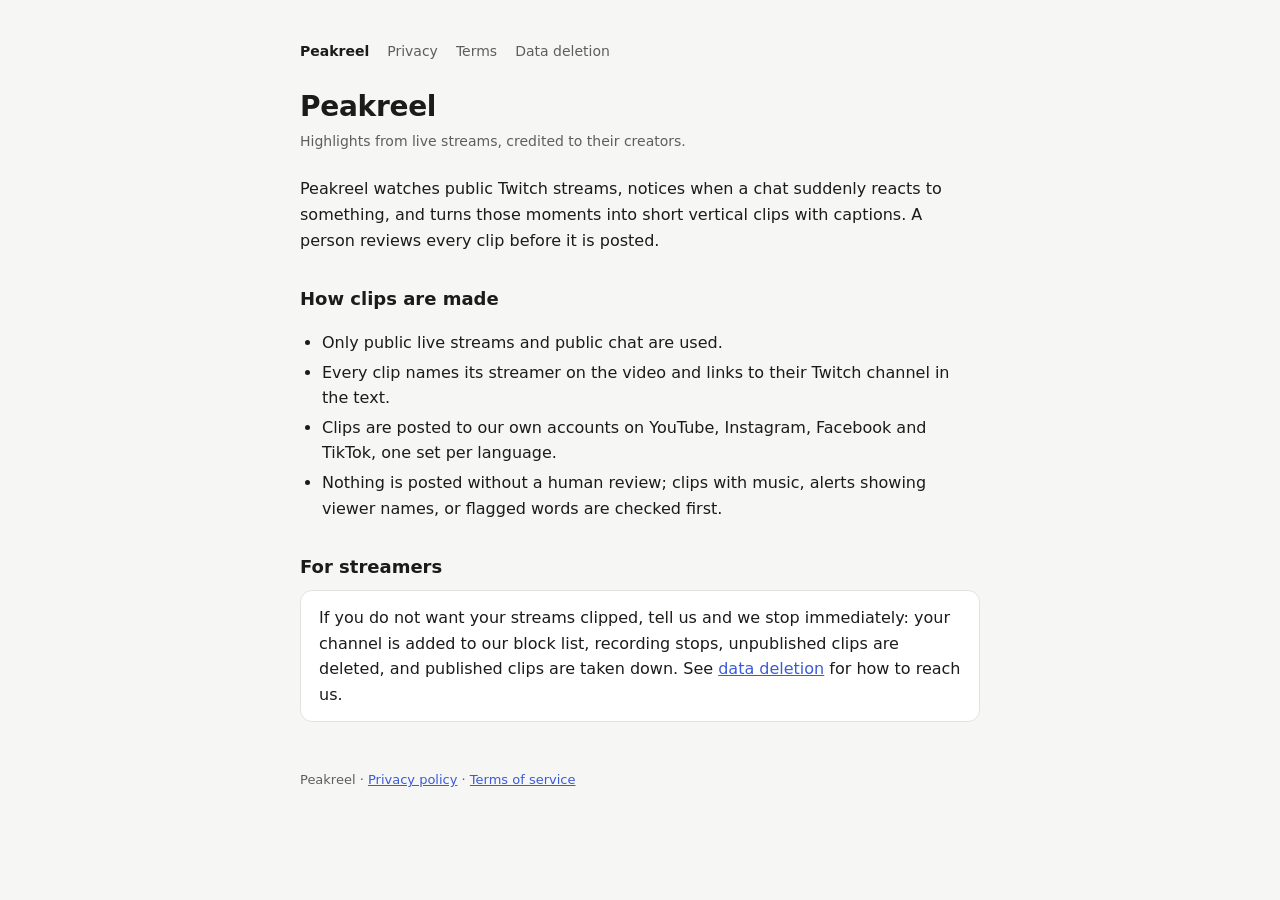
<file: index.html>
<!doctype html>
<html lang="en">
<head>
<meta charset="utf-8">
<meta name="viewport" content="width=device-width, initial-scale=1">
<title>Peakreel</title>
<meta name="description" content="Peakreel turns the biggest moments of Twitch streams into credited vertical clips.">
<link rel="stylesheet" href="style.css">
</head>
<body>
<main>
  <nav><a href="index.html" aria-current="page">Peakreel</a><a href="privacy.html">Privacy</a><a href="terms.html">Terms</a><a href="data-deletion.html">Data deletion</a></nav>
  <h1>Peakreel</h1>
  <p class="meta">Highlights from live streams, credited to their creators.</p>

  <p>Peakreel watches public Twitch streams, notices when a chat suddenly reacts to something, and turns those moments into short vertical clips with captions.
  A person reviews every clip before it is posted.</p>

  <h2>How clips are made</h2>
  <ul>
    <li>Only public live streams and public chat are used.</li>
    <li>Every clip names its streamer on the video and links to their Twitch channel in the text.</li>
    <li>Clips are posted to our own accounts on YouTube, Instagram, Facebook and TikTok, one set per language.</li>
    <li>Nothing is posted without a human review; clips with music, alerts showing viewer names, or flagged words are checked first.</li>
  </ul>

  <h2>For streamers</h2>
  <div class="box">
    <p>If you do not want your streams clipped, tell us and we stop immediately: your channel is added to our block list, recording stops, unpublished clips are deleted, and published clips are taken down.
    See <a href="data-deletion.html">data deletion</a> for how to reach us.</p>
  </div>

  <footer>Peakreel · <a href="privacy.html">Privacy policy</a> · <a href="terms.html">Terms of service</a></footer>
</main>
</body>
</html>
</file>
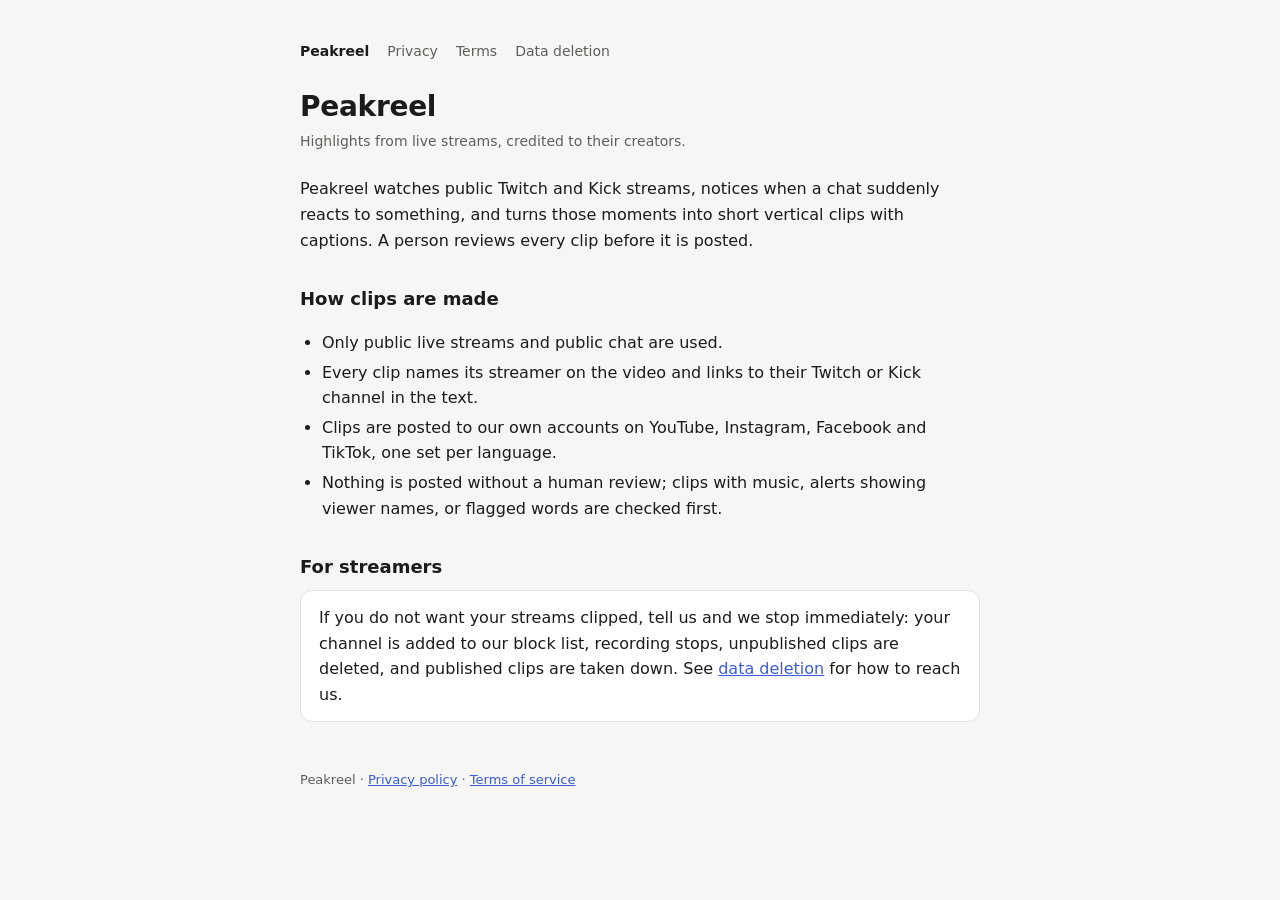
<file: site/index.html>
<!doctype html>
<html lang="en">
<head>
<meta charset="utf-8">
<meta name="viewport" content="width=device-width, initial-scale=1">
<title>Peakreel</title>
<meta name="description" content="Peakreel turns the biggest moments of Twitch streams into credited vertical clips.">
<link rel="stylesheet" href="style.css">
</head>
<body>
<main>
  <nav><a href="index.html" aria-current="page">Peakreel</a><a href="privacy.html">Privacy</a><a href="terms.html">Terms</a><a href="data-deletion.html">Data deletion</a></nav>
  <h1>Peakreel</h1>
  <p class="meta">Highlights from live streams, credited to their creators.</p>

  <p>Peakreel watches public Twitch and Kick streams, notices when a chat suddenly reacts to something, and turns those moments into short vertical clips with captions.
  A person reviews every clip before it is posted.</p>

  <h2>How clips are made</h2>
  <ul>
    <li>Only public live streams and public chat are used.</li>
    <li>Every clip names its streamer on the video and links to their Twitch or Kick channel in the text.</li>
    <li>Clips are posted to our own accounts on YouTube, Instagram, Facebook and TikTok, one set per language.</li>
    <li>Nothing is posted without a human review; clips with music, alerts showing viewer names, or flagged words are checked first.</li>
  </ul>

  <h2>For streamers</h2>
  <div class="box">
    <p>If you do not want your streams clipped, tell us and we stop immediately: your channel is added to our block list, recording stops, unpublished clips are deleted, and published clips are taken down.
    See <a href="data-deletion.html">data deletion</a> for how to reach us.</p>
  </div>

  <footer>Peakreel · <a href="privacy.html">Privacy policy</a> · <a href="terms.html">Terms of service</a></footer>
</main>
</body>
</html>
</file>
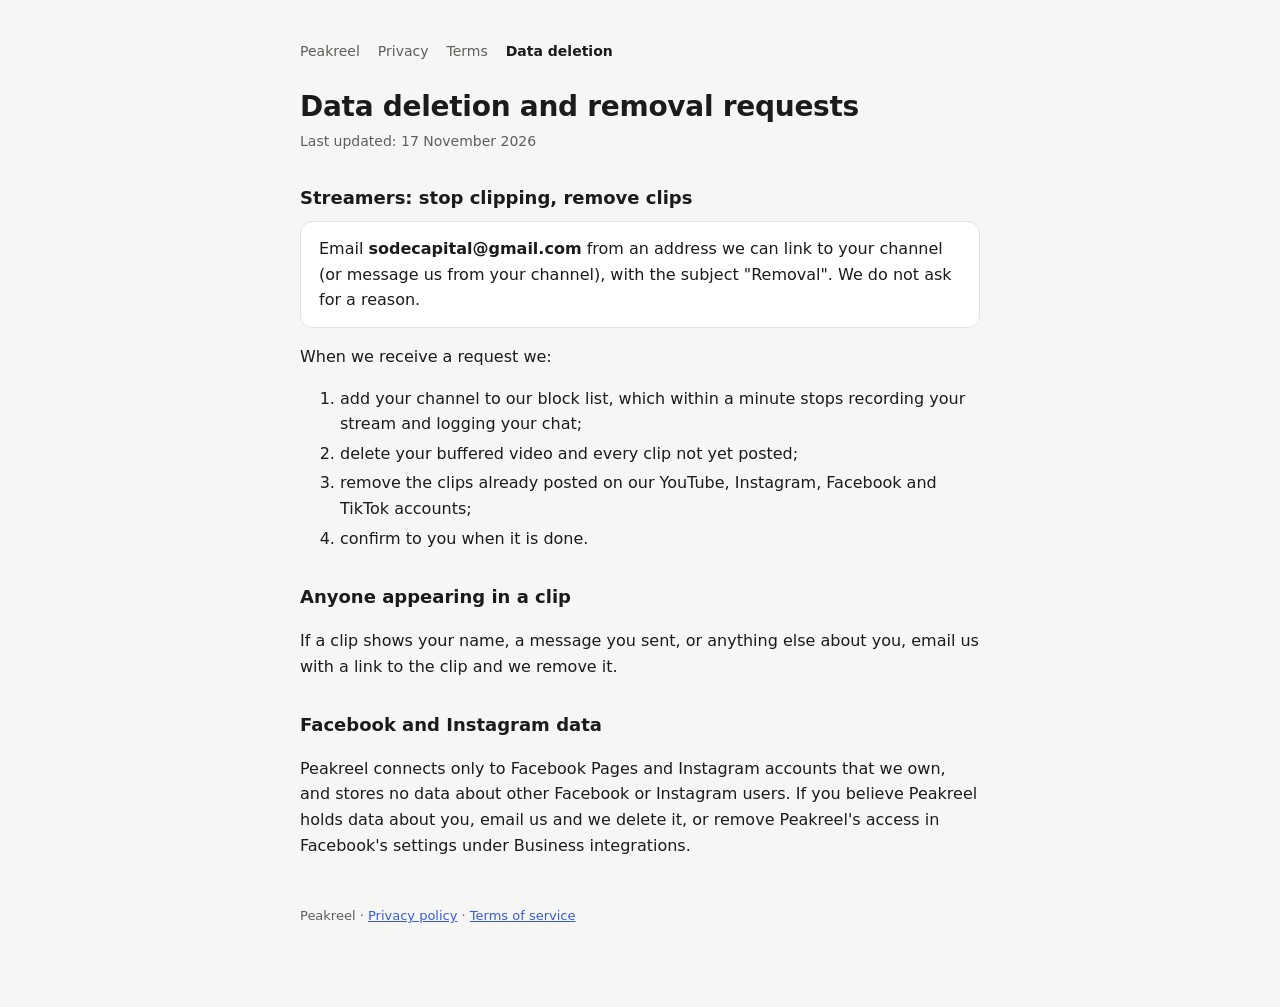
<file: data-deletion.html>
<!doctype html>
<html lang="en">
<head>
<meta charset="utf-8">
<meta name="viewport" content="width=device-width, initial-scale=1">
<title>Data deletion · Peakreel</title>
<link rel="stylesheet" href="style.css">
</head>
<body>
<main>
  <nav><a href="index.html">Peakreel</a><a href="privacy.html">Privacy</a><a href="terms.html">Terms</a><a href="data-deletion.html" aria-current="page">Data deletion</a></nav>
  <h1>Data deletion and removal requests</h1>
  <p class="meta">Last updated: 17 November 2026</p>

  <h2>Streamers: stop clipping, remove clips</h2>
  <div class="box">
    <p>Email <b>sodecapital@gmail.com</b> from an address we can link to your channel (or message us from your channel), with the subject "Removal".
    We do not ask for a reason.</p>
  </div>
  <p>When we receive a request we:</p>
  <ol>
    <li>add your channel to our block list, which within a minute stops recording your stream and logging your chat;</li>
    <li>delete your buffered video and every clip not yet posted;</li>
    <li>remove the clips already posted on our YouTube, Instagram, Facebook and TikTok accounts;</li>
    <li>confirm to you when it is done.</li>
  </ol>

  <h2>Anyone appearing in a clip</h2>
  <p>If a clip shows your name, a message you sent, or anything else about you, email us with a link to the clip and we remove it.</p>

  <h2>Facebook and Instagram data</h2>
  <p>Peakreel connects only to Facebook Pages and Instagram accounts that we own, and stores no data about other Facebook or Instagram users.
  If you believe Peakreel holds data about you, email us and we delete it, or remove Peakreel's access in Facebook's settings under Business integrations.</p>

  <footer>Peakreel · <a href="privacy.html">Privacy policy</a> · <a href="terms.html">Terms of service</a></footer>
</main>
</body>
</html>
</file>
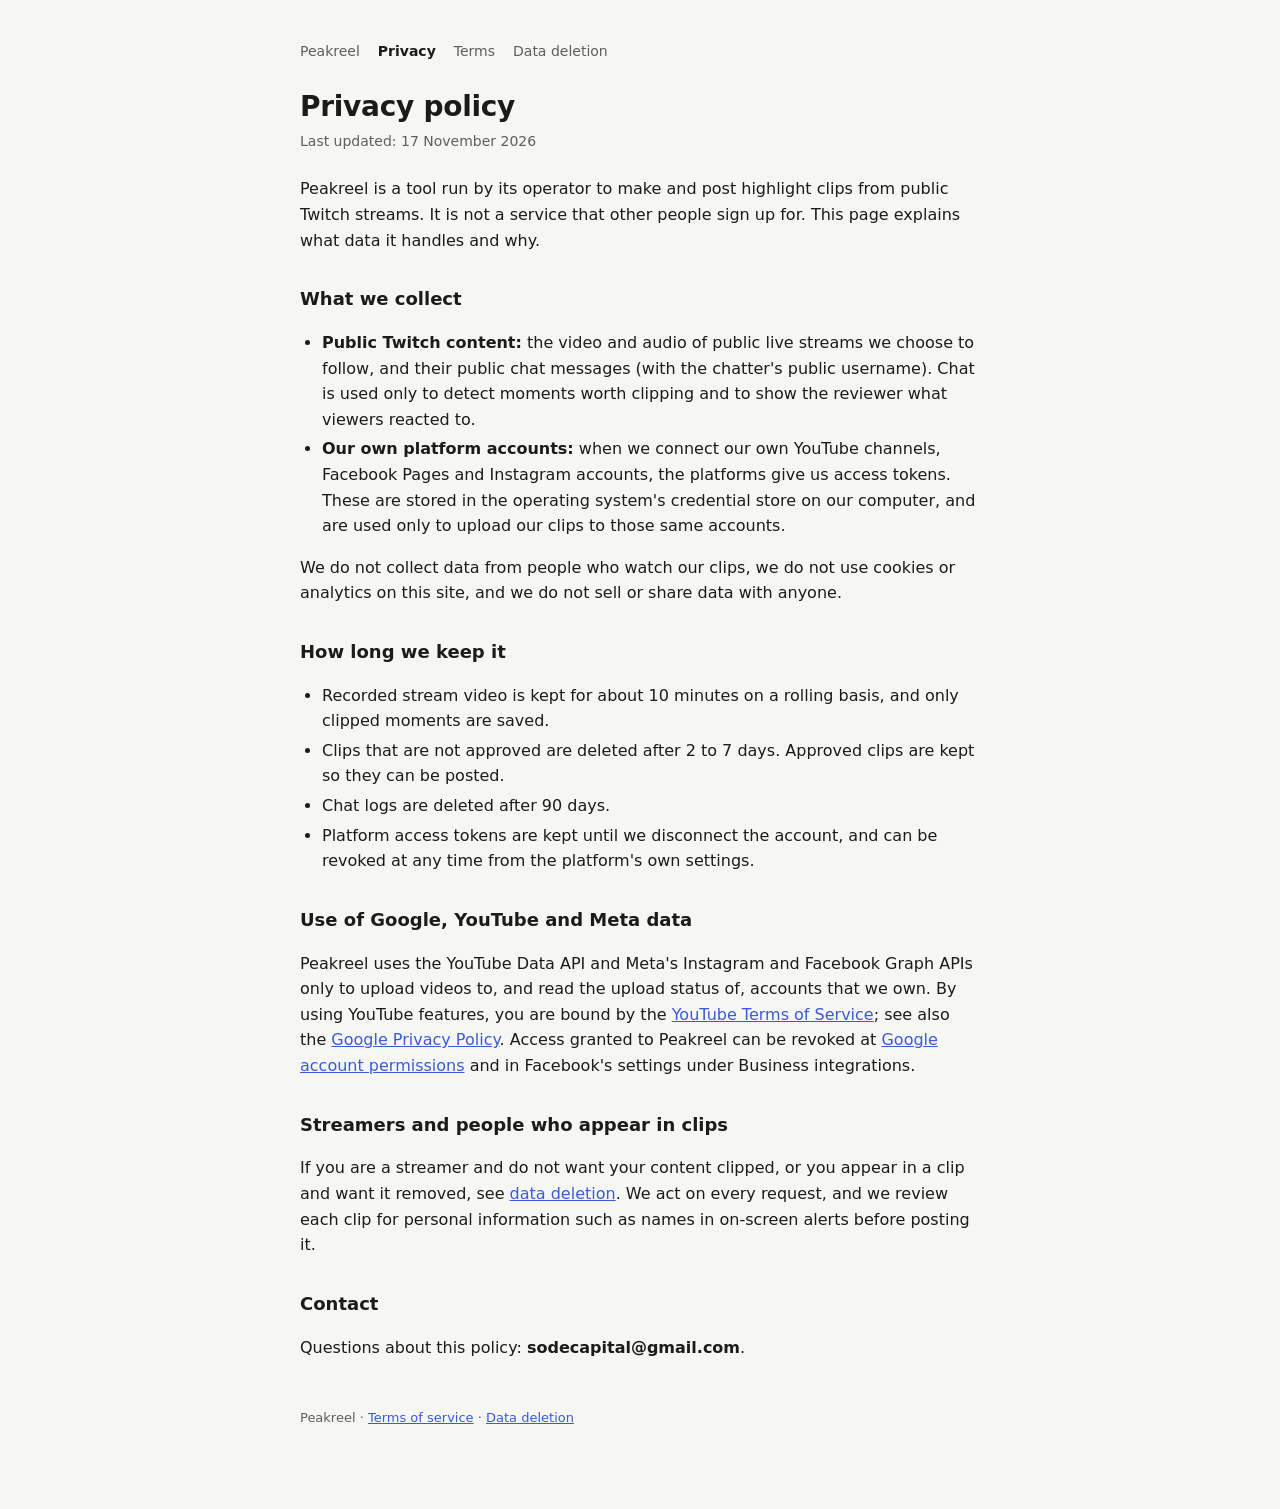
<file: privacy.html>
<!doctype html>
<html lang="en">
<head>
<meta charset="utf-8">
<meta name="viewport" content="width=device-width, initial-scale=1">
<title>Privacy policy · Peakreel</title>
<link rel="stylesheet" href="style.css">
</head>
<body>
<main>
  <nav><a href="index.html">Peakreel</a><a href="privacy.html" aria-current="page">Privacy</a><a href="terms.html">Terms</a><a href="data-deletion.html">Data deletion</a></nav>
  <h1>Privacy policy</h1>
  <p class="meta">Last updated: 17 November 2026</p>

  <p>Peakreel is a tool run by its operator to make and post highlight clips from public Twitch streams.
  It is not a service that other people sign up for.
  This page explains what data it handles and why.</p>

  <h2>What we collect</h2>
  <ul>
    <li><b>Public Twitch content:</b> the video and audio of public live streams we choose to follow, and their public chat messages (with the chatter's public username).
      Chat is used only to detect moments worth clipping and to show the reviewer what viewers reacted to.</li>
    <li><b>Our own platform accounts:</b> when we connect our own YouTube channels, Facebook Pages and Instagram accounts, the platforms give us access tokens.
      These are stored in the operating system's credential store on our computer, and are used only to upload our clips to those same accounts.</li>
  </ul>
  <p>We do not collect data from people who watch our clips, we do not use cookies or analytics on this site, and we do not sell or share data with anyone.</p>

  <h2>How long we keep it</h2>
  <ul>
    <li>Recorded stream video is kept for about 10 minutes on a rolling basis, and only clipped moments are saved.</li>
    <li>Clips that are not approved are deleted after 2 to 7 days.
      Approved clips are kept so they can be posted.</li>
    <li>Chat logs are deleted after 90 days.</li>
    <li>Platform access tokens are kept until we disconnect the account, and can be revoked at any time from the platform's own settings.</li>
  </ul>

  <h2>Use of Google, YouTube and Meta data</h2>
  <p>Peakreel uses the YouTube Data API and Meta's Instagram and Facebook Graph APIs only to upload videos to, and read the upload status of, accounts that we own.
  By using YouTube features, you are bound by the <a href="https://www.youtube.com/t/terms">YouTube Terms of Service</a>; see also the <a href="https://policies.google.com/privacy">Google Privacy Policy</a>.
  Access granted to Peakreel can be revoked at <a href="https://myaccount.google.com/permissions">Google account permissions</a> and in Facebook's settings under Business integrations.</p>

  <h2>Streamers and people who appear in clips</h2>
  <p>If you are a streamer and do not want your content clipped, or you appear in a clip and want it removed, see <a href="data-deletion.html">data deletion</a>.
  We act on every request, and we review each clip for personal information such as names in on-screen alerts before posting it.</p>

  <h2>Contact</h2>
  <p>Questions about this policy: <b>sodecapital@gmail.com</b>.</p>

  <footer>Peakreel · <a href="terms.html">Terms of service</a> · <a href="data-deletion.html">Data deletion</a></footer>
</main>
</body>
</html>
</file>
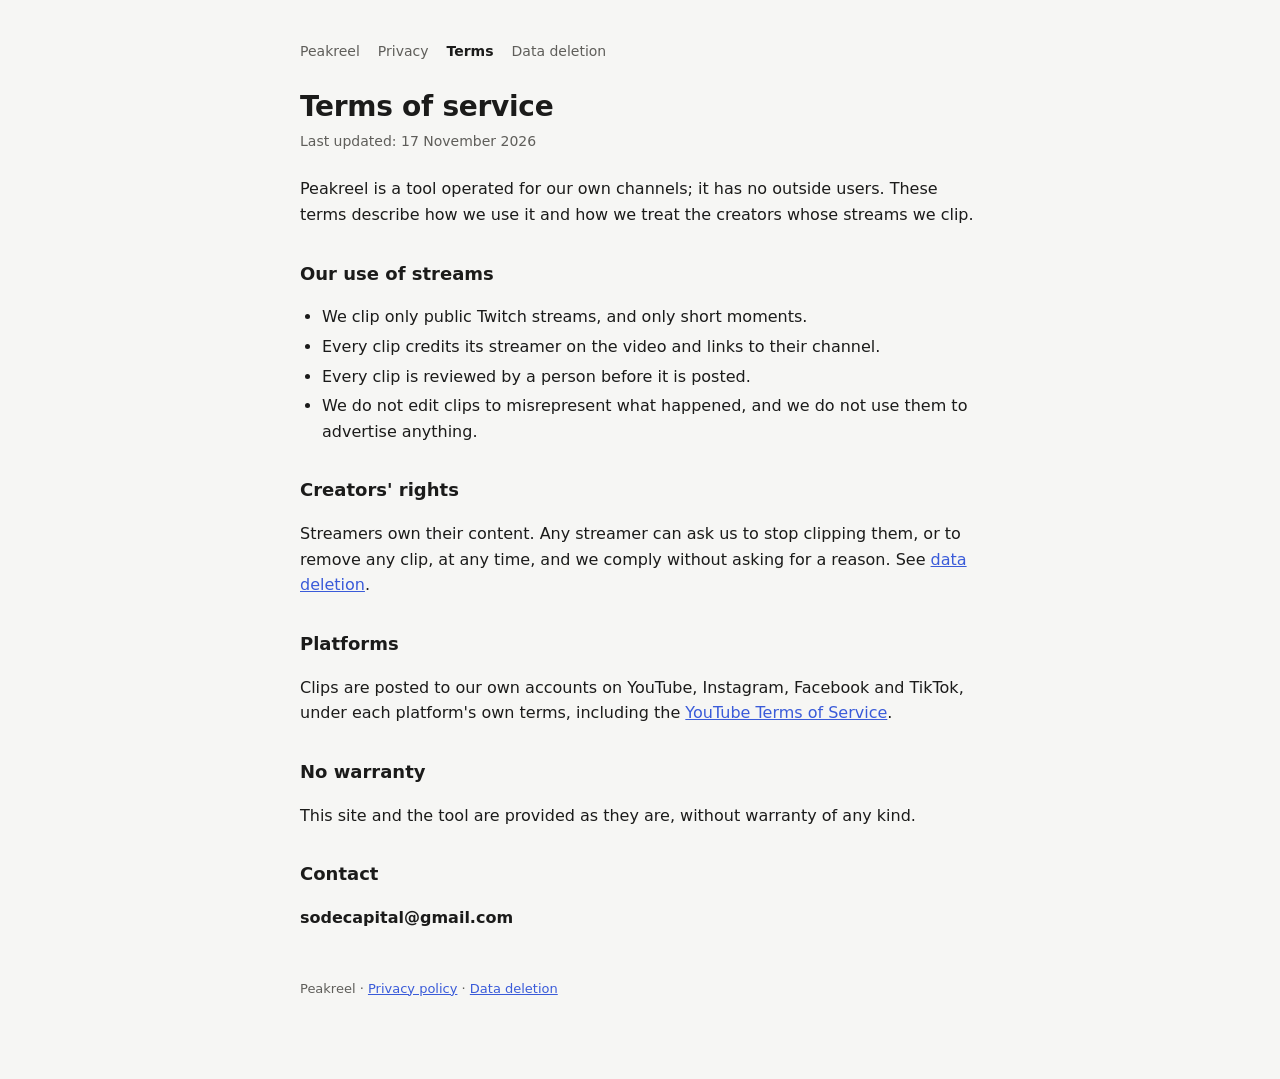
<file: terms.html>
<!doctype html>
<html lang="en">
<head>
<meta charset="utf-8">
<meta name="viewport" content="width=device-width, initial-scale=1">
<title>Terms of service · Peakreel</title>
<link rel="stylesheet" href="style.css">
</head>
<body>
<main>
  <nav><a href="index.html">Peakreel</a><a href="privacy.html">Privacy</a><a href="terms.html" aria-current="page">Terms</a><a href="data-deletion.html">Data deletion</a></nav>
  <h1>Terms of service</h1>
  <p class="meta">Last updated: 17 November 2026</p>

  <p>Peakreel is a tool operated for our own channels; it has no outside users.
  These terms describe how we use it and how we treat the creators whose streams we clip.</p>

  <h2>Our use of streams</h2>
  <ul>
    <li>We clip only public Twitch streams, and only short moments.</li>
    <li>Every clip credits its streamer on the video and links to their channel.</li>
    <li>Every clip is reviewed by a person before it is posted.</li>
    <li>We do not edit clips to misrepresent what happened, and we do not use them to advertise anything.</li>
  </ul>

  <h2>Creators' rights</h2>
  <p>Streamers own their content.
  Any streamer can ask us to stop clipping them, or to remove any clip, at any time, and we comply without asking for a reason.
  See <a href="data-deletion.html">data deletion</a>.</p>

  <h2>Platforms</h2>
  <p>Clips are posted to our own accounts on YouTube, Instagram, Facebook and TikTok, under each platform's own terms, including the <a href="https://www.youtube.com/t/terms">YouTube Terms of Service</a>.</p>

  <h2>No warranty</h2>
  <p>This site and the tool are provided as they are, without warranty of any kind.</p>

  <h2>Contact</h2>
  <p><b>sodecapital@gmail.com</b></p>

  <footer>Peakreel · <a href="privacy.html">Privacy policy</a> · <a href="data-deletion.html">Data deletion</a></footer>
</main>
</body>
</html>
</file>
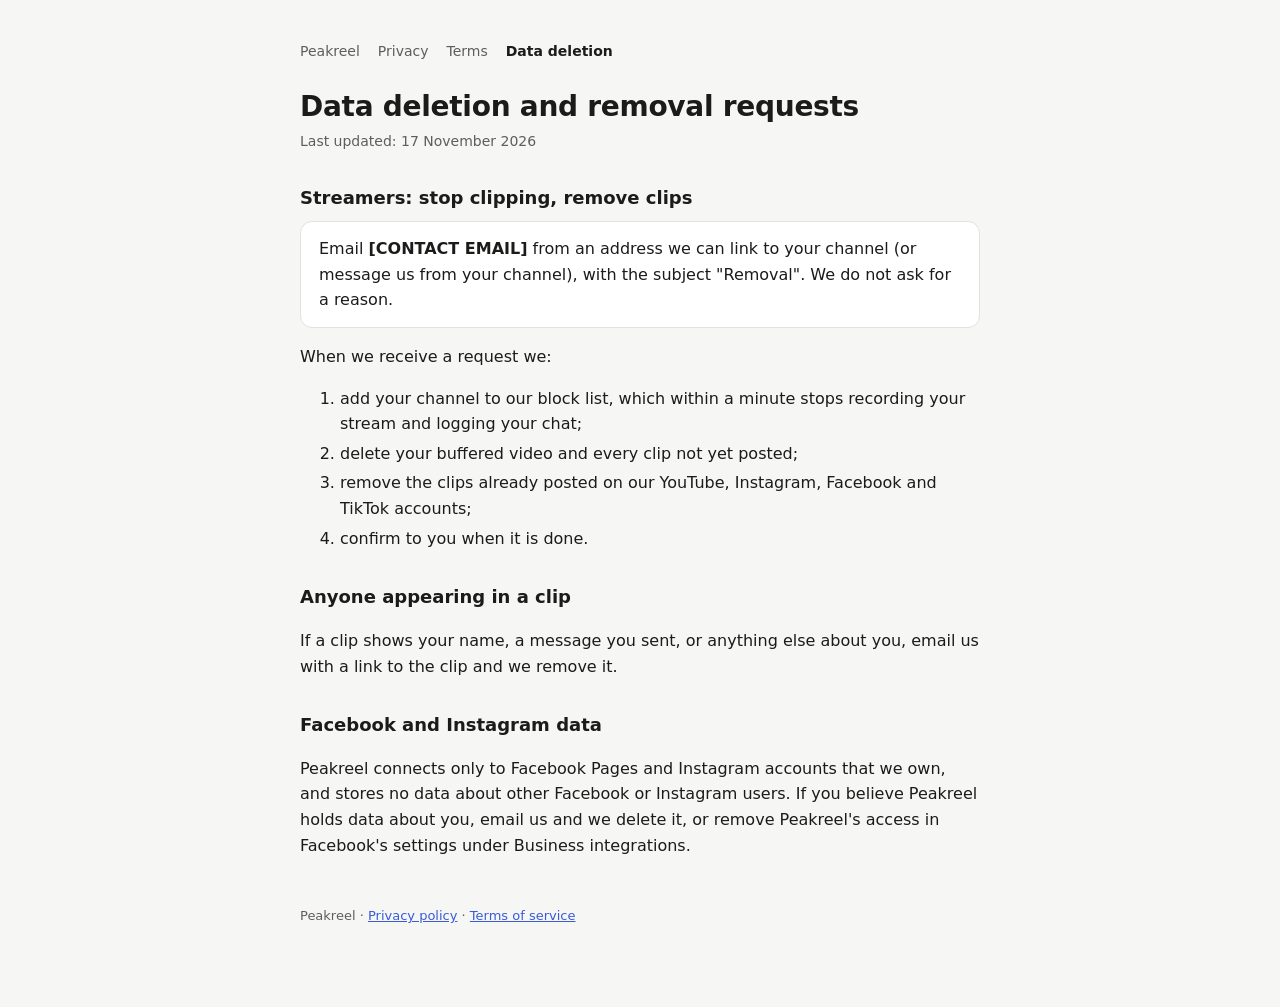
<file: site/data-deletion.html>
<!doctype html>
<html lang="en">
<head>
<meta charset="utf-8">
<meta name="viewport" content="width=device-width, initial-scale=1">
<title>Data deletion · Peakreel</title>
<link rel="stylesheet" href="style.css">
</head>
<body>
<main>
  <nav><a href="index.html">Peakreel</a><a href="privacy.html">Privacy</a><a href="terms.html">Terms</a><a href="data-deletion.html" aria-current="page">Data deletion</a></nav>
  <h1>Data deletion and removal requests</h1>
  <p class="meta">Last updated: 17 November 2026</p>

  <h2>Streamers: stop clipping, remove clips</h2>
  <div class="box">
    <p>Email <b>[CONTACT EMAIL]</b> from an address we can link to your channel (or message us from your channel), with the subject "Removal".
    We do not ask for a reason.</p>
  </div>
  <p>When we receive a request we:</p>
  <ol>
    <li>add your channel to our block list, which within a minute stops recording your stream and logging your chat;</li>
    <li>delete your buffered video and every clip not yet posted;</li>
    <li>remove the clips already posted on our YouTube, Instagram, Facebook and TikTok accounts;</li>
    <li>confirm to you when it is done.</li>
  </ol>

  <h2>Anyone appearing in a clip</h2>
  <p>If a clip shows your name, a message you sent, or anything else about you, email us with a link to the clip and we remove it.</p>

  <h2>Facebook and Instagram data</h2>
  <p>Peakreel connects only to Facebook Pages and Instagram accounts that we own, and stores no data about other Facebook or Instagram users.
  If you believe Peakreel holds data about you, email us and we delete it, or remove Peakreel's access in Facebook's settings under Business integrations.</p>

  <footer>Peakreel · <a href="privacy.html">Privacy policy</a> · <a href="terms.html">Terms of service</a></footer>
</main>
</body>
</html>
</file>
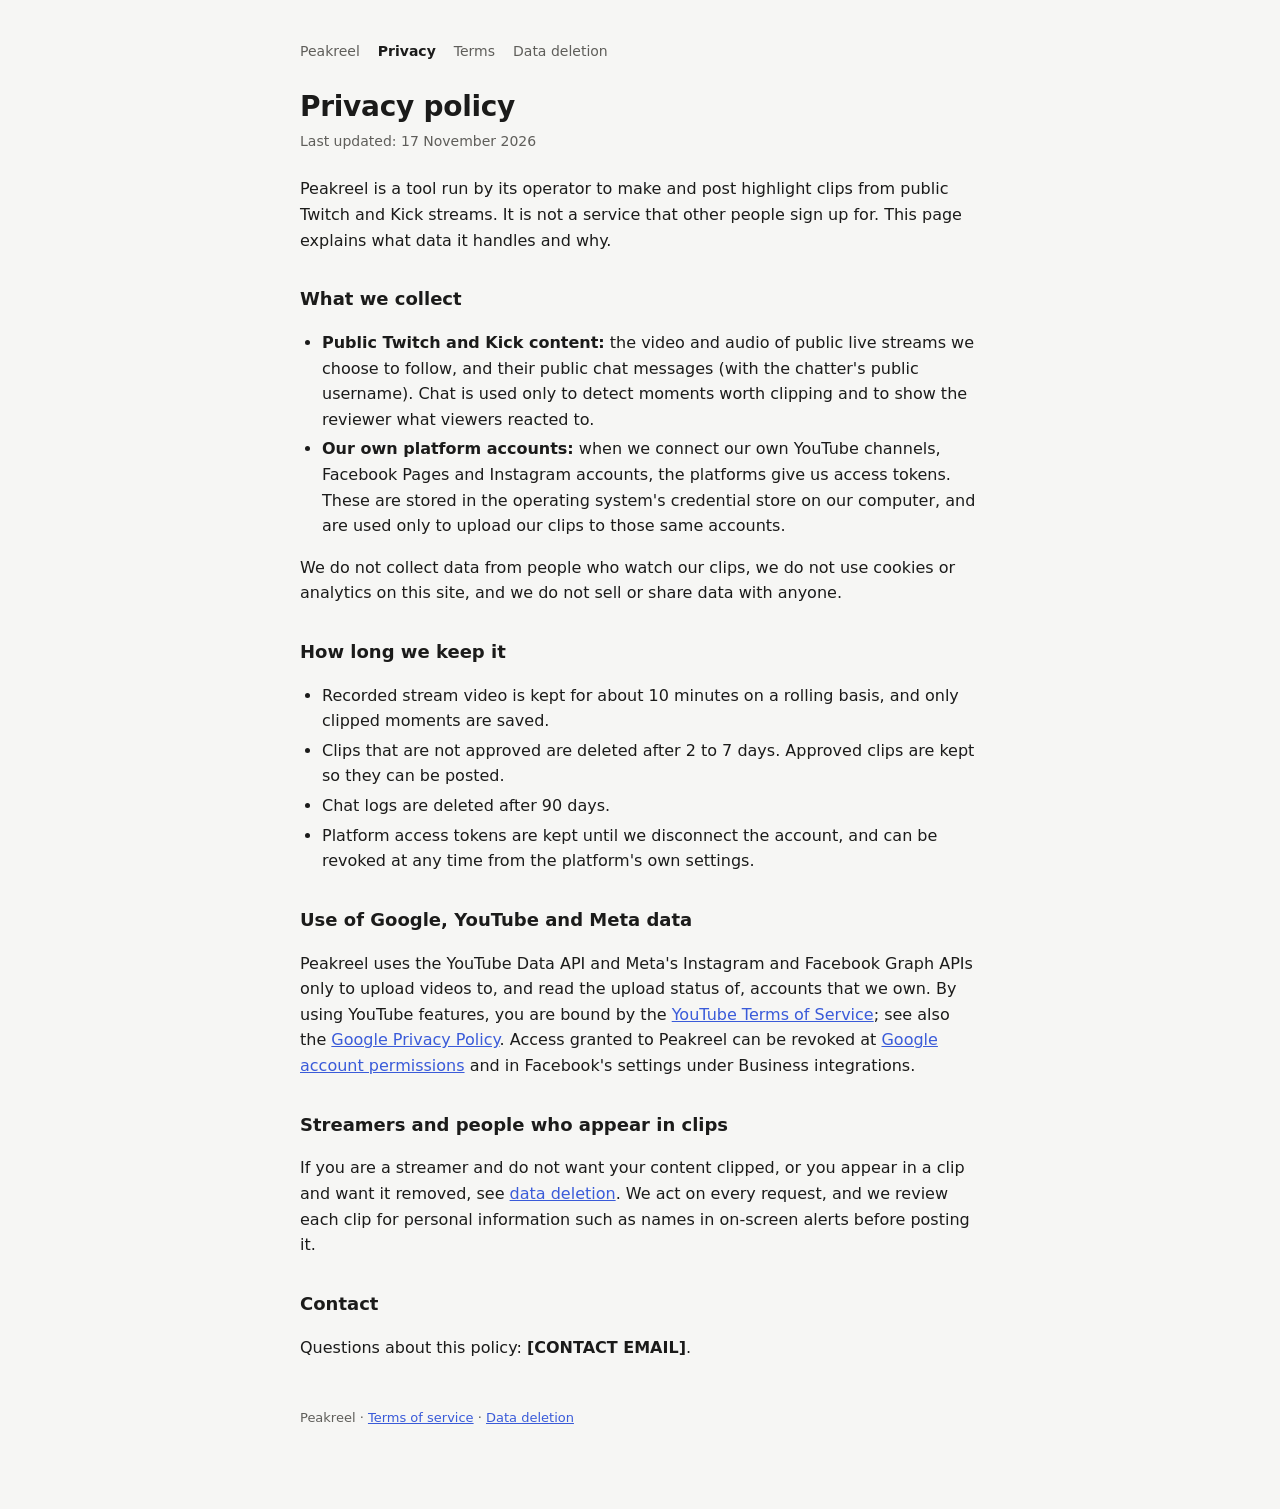
<file: site/privacy.html>
<!doctype html>
<html lang="en">
<head>
<meta charset="utf-8">
<meta name="viewport" content="width=device-width, initial-scale=1">
<title>Privacy policy · Peakreel</title>
<link rel="stylesheet" href="style.css">
</head>
<body>
<main>
  <nav><a href="index.html">Peakreel</a><a href="privacy.html" aria-current="page">Privacy</a><a href="terms.html">Terms</a><a href="data-deletion.html">Data deletion</a></nav>
  <h1>Privacy policy</h1>
  <p class="meta">Last updated: 17 November 2026</p>

  <p>Peakreel is a tool run by its operator to make and post highlight clips from public Twitch and Kick streams.
  It is not a service that other people sign up for.
  This page explains what data it handles and why.</p>

  <h2>What we collect</h2>
  <ul>
    <li><b>Public Twitch and Kick content:</b> the video and audio of public live streams we choose to follow, and their public chat messages (with the chatter's public username).
      Chat is used only to detect moments worth clipping and to show the reviewer what viewers reacted to.</li>
    <li><b>Our own platform accounts:</b> when we connect our own YouTube channels, Facebook Pages and Instagram accounts, the platforms give us access tokens.
      These are stored in the operating system's credential store on our computer, and are used only to upload our clips to those same accounts.</li>
  </ul>
  <p>We do not collect data from people who watch our clips, we do not use cookies or analytics on this site, and we do not sell or share data with anyone.</p>

  <h2>How long we keep it</h2>
  <ul>
    <li>Recorded stream video is kept for about 10 minutes on a rolling basis, and only clipped moments are saved.</li>
    <li>Clips that are not approved are deleted after 2 to 7 days.
      Approved clips are kept so they can be posted.</li>
    <li>Chat logs are deleted after 90 days.</li>
    <li>Platform access tokens are kept until we disconnect the account, and can be revoked at any time from the platform's own settings.</li>
  </ul>

  <h2>Use of Google, YouTube and Meta data</h2>
  <p>Peakreel uses the YouTube Data API and Meta's Instagram and Facebook Graph APIs only to upload videos to, and read the upload status of, accounts that we own.
  By using YouTube features, you are bound by the <a href="https://www.youtube.com/t/terms">YouTube Terms of Service</a>; see also the <a href="https://policies.google.com/privacy">Google Privacy Policy</a>.
  Access granted to Peakreel can be revoked at <a href="https://myaccount.google.com/permissions">Google account permissions</a> and in Facebook's settings under Business integrations.</p>

  <h2>Streamers and people who appear in clips</h2>
  <p>If you are a streamer and do not want your content clipped, or you appear in a clip and want it removed, see <a href="data-deletion.html">data deletion</a>.
  We act on every request, and we review each clip for personal information such as names in on-screen alerts before posting it.</p>

  <h2>Contact</h2>
  <p>Questions about this policy: <b>[CONTACT EMAIL]</b>.</p>

  <footer>Peakreel · <a href="terms.html">Terms of service</a> · <a href="data-deletion.html">Data deletion</a></footer>
</main>
</body>
</html>
</file>
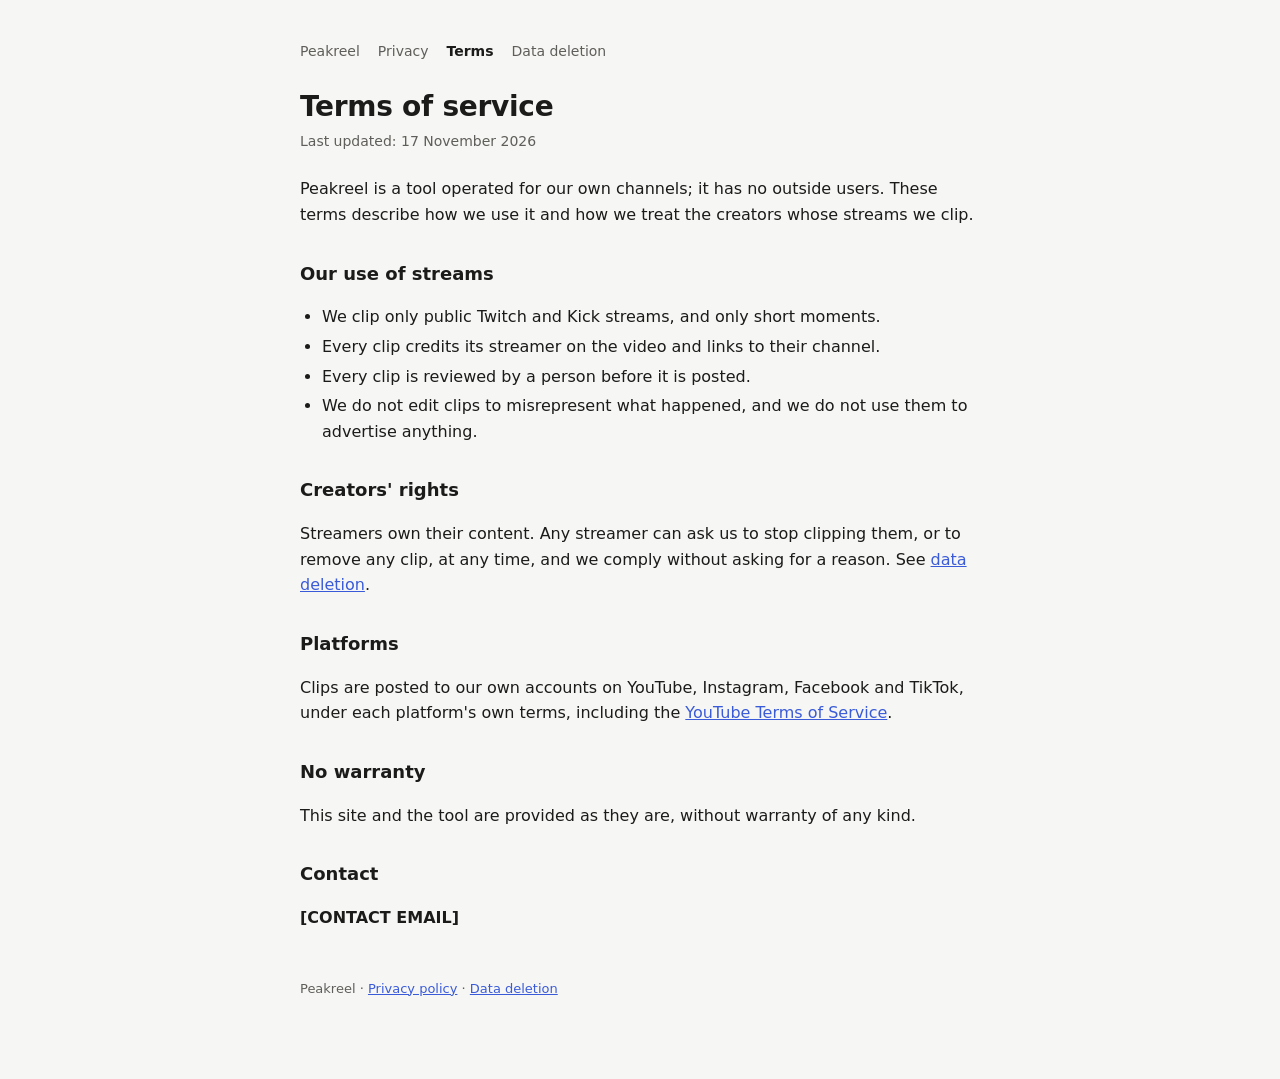
<file: site/terms.html>
<!doctype html>
<html lang="en">
<head>
<meta charset="utf-8">
<meta name="viewport" content="width=device-width, initial-scale=1">
<title>Terms of service · Peakreel</title>
<link rel="stylesheet" href="style.css">
</head>
<body>
<main>
  <nav><a href="index.html">Peakreel</a><a href="privacy.html">Privacy</a><a href="terms.html" aria-current="page">Terms</a><a href="data-deletion.html">Data deletion</a></nav>
  <h1>Terms of service</h1>
  <p class="meta">Last updated: 17 November 2026</p>

  <p>Peakreel is a tool operated for our own channels; it has no outside users.
  These terms describe how we use it and how we treat the creators whose streams we clip.</p>

  <h2>Our use of streams</h2>
  <ul>
    <li>We clip only public Twitch and Kick streams, and only short moments.</li>
    <li>Every clip credits its streamer on the video and links to their channel.</li>
    <li>Every clip is reviewed by a person before it is posted.</li>
    <li>We do not edit clips to misrepresent what happened, and we do not use them to advertise anything.</li>
  </ul>

  <h2>Creators' rights</h2>
  <p>Streamers own their content.
  Any streamer can ask us to stop clipping them, or to remove any clip, at any time, and we comply without asking for a reason.
  See <a href="data-deletion.html">data deletion</a>.</p>

  <h2>Platforms</h2>
  <p>Clips are posted to our own accounts on YouTube, Instagram, Facebook and TikTok, under each platform's own terms, including the <a href="https://www.youtube.com/t/terms">YouTube Terms of Service</a>.</p>

  <h2>No warranty</h2>
  <p>This site and the tool are provided as they are, without warranty of any kind.</p>

  <h2>Contact</h2>
  <p><b>[CONTACT EMAIL]</b></p>

  <footer>Peakreel · <a href="privacy.html">Privacy policy</a> · <a href="data-deletion.html">Data deletion</a></footer>
</main>
</body>
</html>
</file>
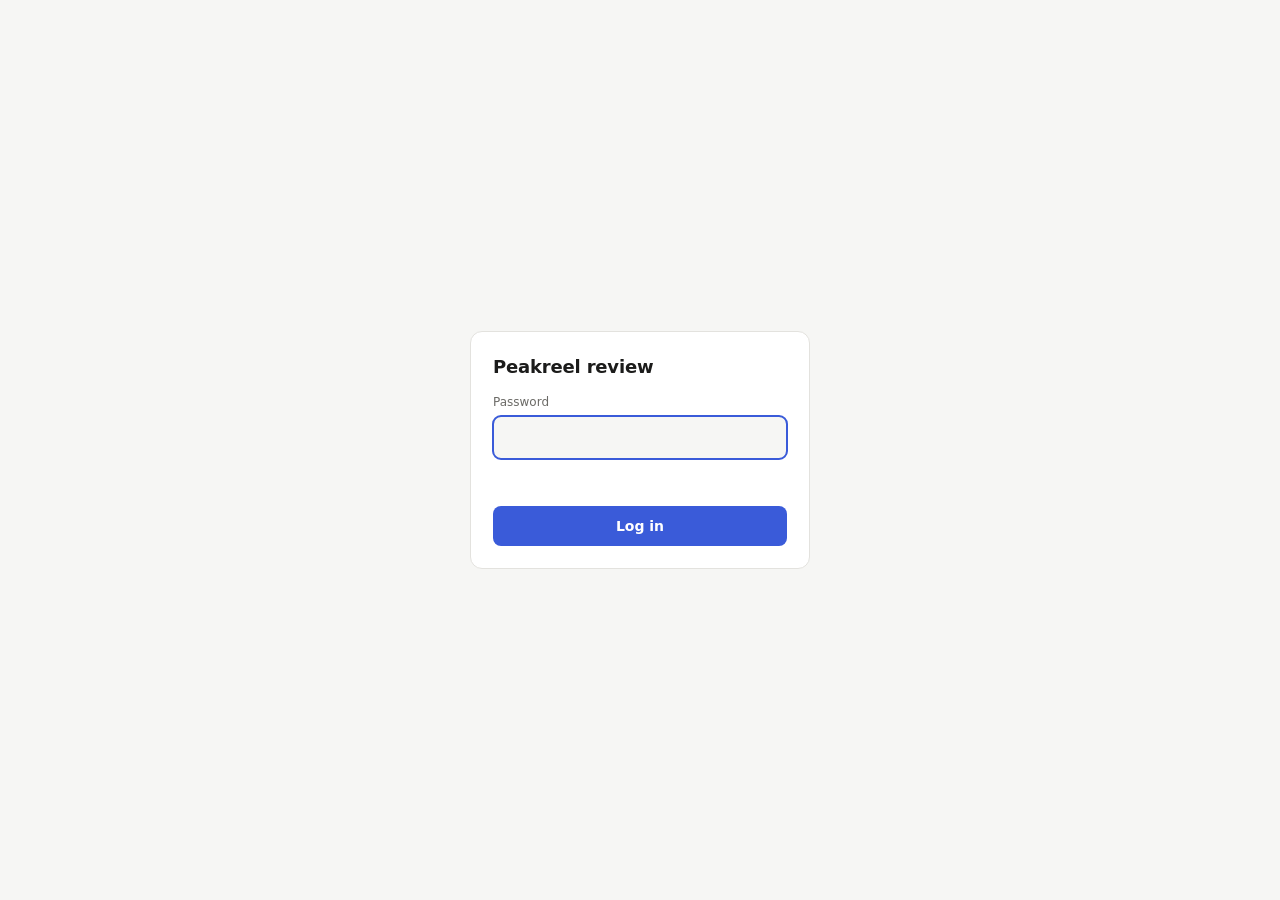
<file: peakreel/review/static/login.html>
<!doctype html>
<html lang="en">
<head>
<meta charset="utf-8">
<meta name="viewport" content="width=device-width, initial-scale=1">
<title>Log in · Peakreel review</title>
<link rel="icon" href="data:image/svg+xml,%3Csvg xmlns='http://www.w3.org/2000/svg' viewBox='0 0 16 16'%3E%3Crect width='16' height='16' rx='4' fill='%233a5bd9'/%3E%3Cpath d='M6 4.5v7l5.5-3.5z' fill='%23fff'/%3E%3C/svg%3E">
<style>
  :root {
    --bg: #f6f6f4; --panel: #ffffff; --ink: #1b1b1a; --muted: #6b6a66; --line: #e3e2de;
    --accent: #3a5bd9; --on-accent: #fff; --bad: #b3261e;
    color-scheme: light;
  }
  @media (prefers-color-scheme: dark) {
    :root {
      --bg: #141413; --panel: #1d1d1b; --ink: #ecebe7; --muted: #9c9b96; --line: #2f2e2b;
      --accent: #7d97ff; --on-accent: #141413; --bad: #ff8a80;
      color-scheme: dark;
    }
  }
  * { box-sizing: border-box; }
  body { margin: 0; min-height: 100vh; display: grid; place-items: center; padding: 24px 16px;
         background: var(--bg); color: var(--ink);
         font: 14px/1.45 system-ui, -apple-system, "Segoe UI", "Yu Gothic UI", sans-serif; }
  form { width: min(100%, 340px); background: var(--panel); border: 1px solid var(--line); border-radius: 12px;
         padding: 22px; display: grid; gap: 14px; }
  h1 { margin: 0; font-size: 18px; letter-spacing: -0.01em; }
  label { font-size: 12px; color: var(--muted); display: grid; gap: 4px; }
  input { font: inherit; font-size: 16px; color: var(--ink); background: var(--bg); border: 1px solid var(--line);
          border-radius: 8px; padding: 9px 10px; width: 100%; }
  input:focus { outline: 2px solid var(--accent); outline-offset: -1px; }
  button { font: inherit; font-weight: 600; border: 0; border-radius: 8px; padding: 10px 14px; cursor: pointer;
           background: var(--accent); color: var(--on-accent); }
  button:disabled { opacity: 0.6; cursor: default; }
  .error { margin: 0; min-height: 1.45em; font-size: 13px; color: var(--bad); }
</style>
</head>
<body>
<form id="login">
  <h1>Peakreel review</h1>
  <label>Password <input id="password" type="password" autocomplete="current-password" required autofocus></label>
  <p class="error" id="error" role="alert"></p>
  <button>Log in</button>
</form>
<script>
"use strict";
const form = document.getElementById("login");
const error = document.getElementById("error");
form.addEventListener("submit", async (event) => {
  event.preventDefault();
  const button = form.querySelector("button");
  button.disabled = true;
  error.textContent = "";
  try {
    // A JSON body: other sites cannot send one without a CORS preflight, which this server never grants.
    const response = await fetch("/api/login", {
      method: "POST", headers: { "Content-Type": "application/json" },
      body: JSON.stringify({ password: document.getElementById("password").value }),
    });
    if (response.ok) { location.replace("/"); return; }
    const detail = await response.json().catch(() => ({}));
    error.textContent = typeof detail.detail === "string" ? detail.detail : "Could not log in.";
  } catch {
    error.textContent = "The review page is not reachable.";
  }
  button.disabled = false;
});
</script>
</body>
</html>
</file>
<file: style.css>
:root {
  --bg: #f6f6f4; --panel: #ffffff; --ink: #1b1b1a; --muted: #5f5e5a; --line: #e3e2de;
  --accent: #3a5bd9; color-scheme: light;
}
@media (prefers-color-scheme: dark) {
  :root { --bg: #141413; --panel: #1d1d1b; --ink: #ecebe7; --muted: #a3a29d; --line: #2f2e2b;
          --accent: #7d97ff; color-scheme: dark; }
}
* { box-sizing: border-box; }
body { margin: 0; background: var(--bg); color: var(--ink);
       font: 16px/1.6 system-ui, -apple-system, "Segoe UI", sans-serif; }
main { max-width: 720px; margin: 0 auto; padding: 40px 20px 80px; }
nav { display: flex; gap: 18px; flex-wrap: wrap; font-size: 14px; margin-bottom: 28px; }
nav a { color: var(--muted); text-decoration: none; }
nav a[aria-current="page"] { color: var(--ink); font-weight: 600; }
h1 { font-size: 28px; line-height: 1.2; margin: 0 0 6px; letter-spacing: -0.01em; }
h2 { font-size: 18px; margin: 32px 0 8px; }
.meta { color: var(--muted); font-size: 14px; margin: 0 0 24px; }
a { color: var(--accent); }
ul { padding-left: 22px; }
li { margin: 4px 0; }
.box { background: var(--panel); border: 1px solid var(--line); border-radius: 12px; padding: 14px 18px; }
footer { margin-top: 48px; color: var(--muted); font-size: 13px; }
.box > p { margin: 0; }
</file>
<file: site/style.css>
:root {
  --bg: #f6f6f4; --panel: #ffffff; --ink: #1b1b1a; --muted: #5f5e5a; --line: #e3e2de;
  --accent: #3a5bd9; color-scheme: light;
}
@media (prefers-color-scheme: dark) {
  :root { --bg: #141413; --panel: #1d1d1b; --ink: #ecebe7; --muted: #a3a29d; --line: #2f2e2b;
          --accent: #7d97ff; color-scheme: dark; }
}
* { box-sizing: border-box; }
body { margin: 0; background: var(--bg); color: var(--ink);
       font: 16px/1.6 system-ui, -apple-system, "Segoe UI", sans-serif; }
main { max-width: 720px; margin: 0 auto; padding: 40px 20px 80px; }
nav { display: flex; gap: 18px; flex-wrap: wrap; font-size: 14px; margin-bottom: 28px; }
nav a { color: var(--muted); text-decoration: none; }
nav a[aria-current="page"] { color: var(--ink); font-weight: 600; }
h1 { font-size: 28px; line-height: 1.2; margin: 0 0 6px; letter-spacing: -0.01em; }
h2 { font-size: 18px; margin: 32px 0 8px; }
.meta { color: var(--muted); font-size: 14px; margin: 0 0 24px; }
a { color: var(--accent); }
ul { padding-left: 22px; }
li { margin: 4px 0; }
.box { background: var(--panel); border: 1px solid var(--line); border-radius: 12px; padding: 14px 18px; }
footer { margin-top: 48px; color: var(--muted); font-size: 13px; }
.box > p { margin: 0; }
</file>
